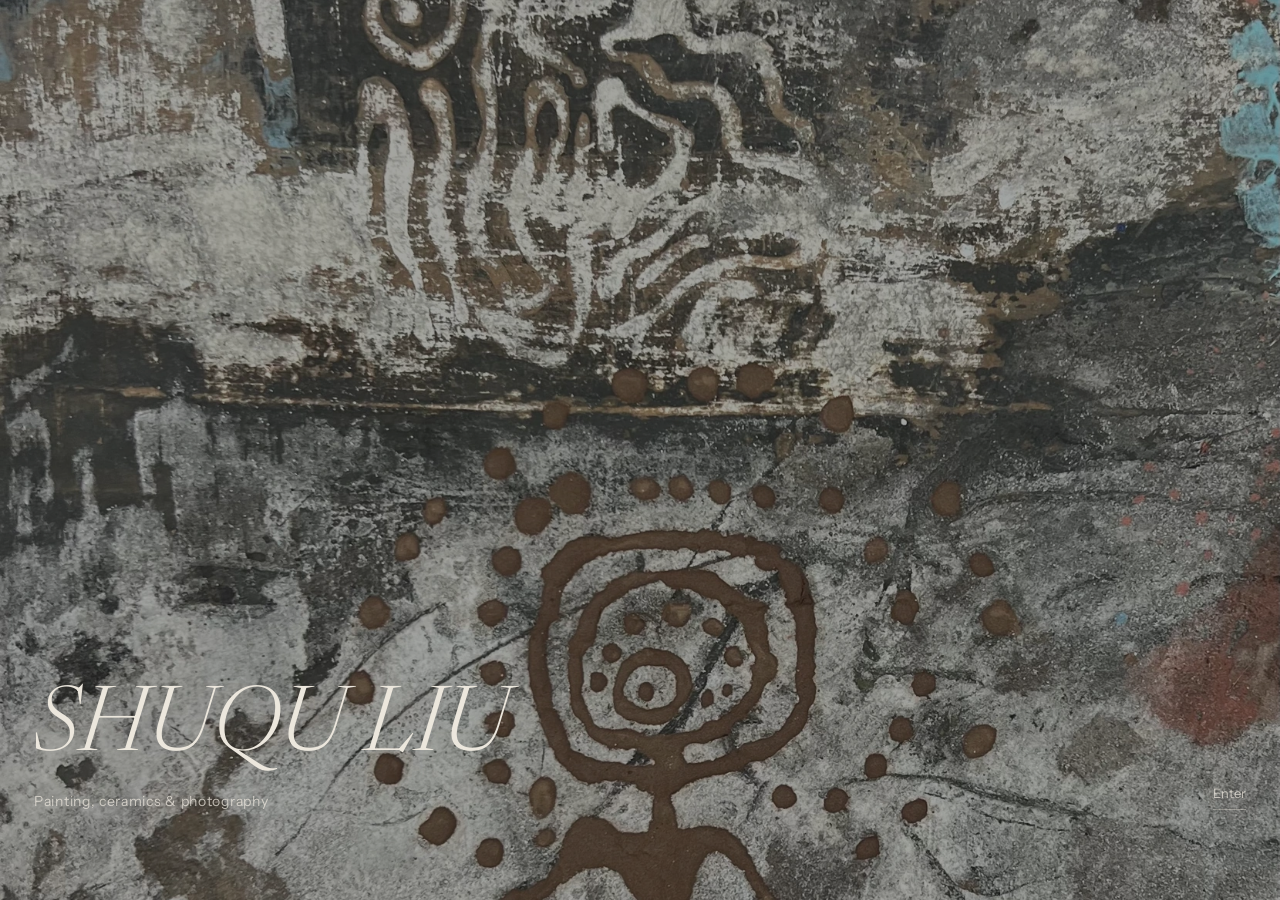
<file: index.html>
<!DOCTYPE html>
<html lang="en">
<head>
<meta charset="utf-8">
<meta name="viewport" content="width=device-width, initial-scale=1">
<title>SHUQU LIU — Selected Works</title>
<meta name="description" content="Selected works by SHUQU LIU. Painting, texture and the emotional experience of identity.">
<link rel="preconnect" href="https://fonts.googleapis.com">
<link rel="preconnect" href="https://fonts.gstatic.com" crossorigin>
<link href="https://fonts.googleapis.com/css2?family=Instrument+Sans:wght@400;500&family=Newsreader:ital,opsz,wght@0,6..72,300;0,6..72,400;1,6..72,300;1,6..72,400&display=swap" rel="stylesheet">
<link rel="stylesheet" href="style.css?v=cover-painting-3">
</head>
<body class="viewer">

<section class="cover" id="cover" hidden>
  <img id="cover-image" alt="" sizes="100vw">
  <div class="cover-text">
    <h1 data-site="name">SHUQU LIU</h1>
    <p data-site="tagline">Painting, ceramics & photography</p>
  </div>
  <button class="cover-enter" id="cover-enter" type="button">Enter</button>
</section>

<header class="bar bar-top">
  <a class="wordmark" href="index.html" data-site="name">SHUQU LIU</a>
  <div class="bar-right">
    <nav class="filters" id="filters-bar" aria-label="Filter works"></nav>
    <span class="bar-rule" aria-hidden="true"></span>
    <nav class="pages">
      <button id="index-toggle" type="button" aria-expanded="false" aria-controls="index-panel">Index</button>
      <a href="about.html">About & Contact</a>
    </nav>
  </div>
</header>

<main class="stage" id="stage">
  <figure class="plate" id="plate">
    <img id="work" alt="" sizes="(max-width: 680px) 92vw, (max-width: 1200px) 76vw, 64vw">
  </figure>
  <button class="edge edge-prev" id="prev" type="button" aria-label="Previous work"></button>
  <button class="edge edge-next" id="next" type="button" aria-label="Next work"></button>
</main>

<footer class="bar bar-bottom">
  <p class="caption" id="caption" aria-live="polite"></p>
  <p class="counter"><span id="n">1</span><span class="slash">/</span><span id="total">1</span></p>
</footer>

<div class="track" aria-hidden="true"><span id="track-fill"></span></div>

<section class="index" id="index-panel" hidden>
  <nav class="filters filters-in-index" id="filters-index" aria-label="Filter works"></nav>
  <div class="index-grid" id="index-grid"></div>
</section>

<script src="site.js?v=cover-painting-3"></script>
<script src="works.js?v=cover-painting-3"></script>
<script src="script.js?v=cover-painting-3"></script>
</body>
</html>
</file>
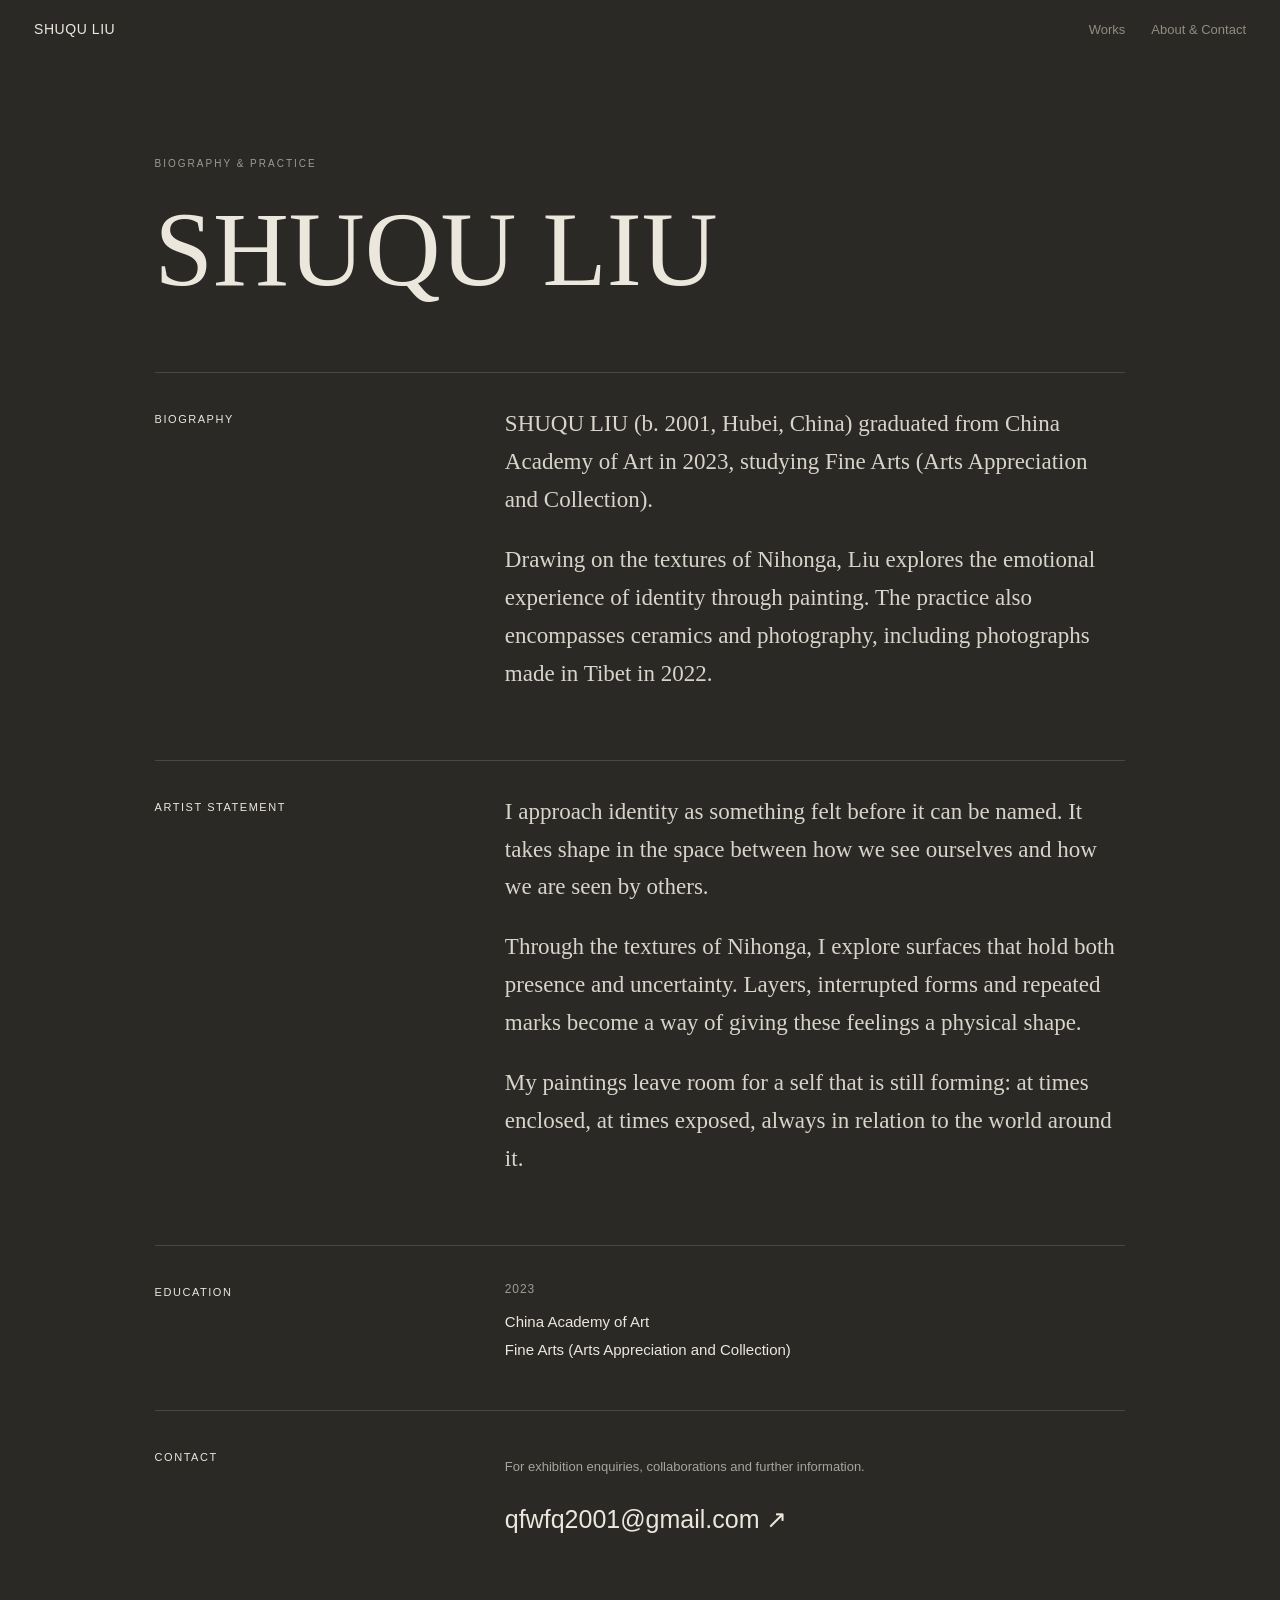
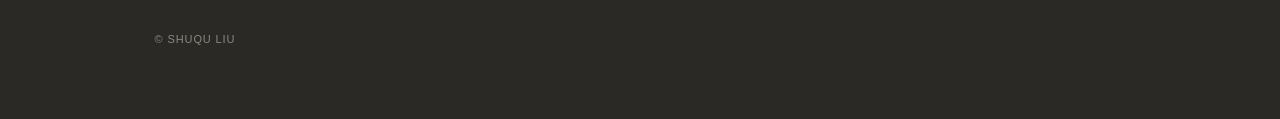
<file: about.html>
<!doctype html>
<html lang="en"><head><meta charset="utf-8"><meta name="viewport" content="width=device-width, initial-scale=1"><title>About — SHUQU LIU</title><meta name="description" content="SHUQU LIU, born 2001 in Hubei, China. Biography, artist statement and contact."><link rel="stylesheet" href="style.css?v=cover-painting-3"><style>
.profile{max-width:1150px;margin:0 auto;padding:145px 7vw 70px}.eyebrow{font-size:10px;letter-spacing:.2em;text-transform:uppercase;opacity:.6}.profile h1{font-family:Georgia,serif;font-size:clamp(48px,9vw,105px);font-weight:400;margin:25px 0 70px;line-height:1}.profile-section{display:grid;grid-template-columns:1fr 2fr;gap:40px;border-top:1px solid #ffffff25;padding:32px 0 45px}.profile h2{font-size:11px;letter-spacing:.14em;text-transform:uppercase;font-weight:400;margin:5px 0}.prose{max-width:620px;font-family:Georgia,serif;font-size:clamp(18px,2.2vw,23px);line-height:1.65;color:#d9d4ca}.prose p{margin:0 0 22px}.education{font-size:15px;line-height:1.9}.education span{display:block;opacity:.6;font-size:12px;letter-spacing:.07em;margin-bottom:7px}.mail{font-size:clamp(16px,2.7vw,25px);text-underline-offset:7px;overflow-wrap:anywhere}.contact-note{font-size:13px;opacity:.65;margin-bottom:20px}.profile footer{margin-top:45px;font-size:11px;opacity:.5;letter-spacing:.08em}@media(max-width:650px){.profile{padding-top:115px}.profile-section{grid-template-columns:1fr;gap:20px}.profile h1{margin-bottom:50px}}
</style></head><body><header class="bar bar-top"><a class="wordmark" href="index.html">SHUQU LIU</a><nav class="pages"><a href="index.html#1">Works</a><a href="about.html" aria-current="page">About & Contact</a></nav></header>
<main class="profile"><p class="eyebrow">Biography & practice</p><h1>SHUQU LIU</h1>
<section class="profile-section"><h2>Biography</h2><div class="prose"><p>SHUQU LIU (b. 2001, Hubei, China) graduated from China Academy of Art in 2023, studying Fine Arts (Arts Appreciation and Collection).</p><p>Drawing on the textures of Nihonga, Liu explores the emotional experience of identity through painting. The practice also encompasses ceramics and photography, including photographs made in Tibet in 2022.</p></div></section>
<section class="profile-section"><h2>Artist statement</h2><div class="prose"><p>I approach identity as something felt before it can be named. It takes shape in the space between how we see ourselves and how we are seen by others.</p><p>Through the textures of Nihonga, I explore surfaces that hold both presence and uncertainty. Layers, interrupted forms and repeated marks become a way of giving these feelings a physical shape.</p><p>My paintings leave room for a self that is still forming: at times enclosed, at times exposed, always in relation to the world around it.</p></div></section>
<section class="profile-section"><h2>Education</h2><div class="education"><span>2023</span>China Academy of Art<br>Fine Arts (Arts Appreciation and Collection)</div></section>
<section class="profile-section"><h2>Contact</h2><div><p class="contact-note">For exhibition enquiries, collaborations and further information.</p><a class="mail" href="mailto:qfwfq2001@gmail.com">qfwfq2001@gmail.com ↗</a></div></section>
<footer>© SHUQU LIU</footer></main></body></html>
</file>
<file: style.css>
/* ===========================================================
   Palette and scale. Change the look from here.
   =========================================================== */

:root {
  --field:    #2a2926;   /* dimmed gallery wall, not black */
  --recess:   #232220;   /* index overlay */
  --ink:      #ece7dd;   /* warm off-white, easier than #fff on dark */
  --muted:    #938c80;
  --hairline: rgba(236,231,221,.15);

  --bar:  60px;
  --edge: 34px;

  --sans:  "Instrument Sans", "Helvetica Neue", Helvetica, Arial, sans-serif;
  --title: "Newsreader", Georgia, serif;

  --ease: cubic-bezier(.22,.61,.36,1);
}

* { box-sizing: border-box; }

html, body {
  margin: 0;
  background: var(--field);
  color: var(--ink);
  font-family: var(--sans);
  font-size: 15px;
  line-height: 1.7;
  -webkit-font-smoothing: antialiased;
  text-rendering: optimizeLegibility;
}

a { color: inherit; text-decoration: none; }

:focus-visible {
  outline: 1px solid var(--ink);
  outline-offset: 4px;
}

::selection { background: rgba(236,231,221,.2); }

/* ---------- bars ---------- */

.bar {
  position: fixed;
  left: 0; right: 0;
  height: var(--bar);
  padding: 0 var(--edge);
  display: flex;
  align-items: center;
  justify-content: space-between;
  z-index: 40;
  pointer-events: none;
}
.bar > * { pointer-events: auto; }
.bar-top { top: 0; }
.bar-bottom { bottom: 0; }

.wordmark {
  font-size: 14px;
  letter-spacing: .04em;
  transition: opacity .3s var(--ease);
}
.wordmark:hover { opacity: .62; }

.bar nav {
  display: flex;
  gap: 26px;
  font-size: 13px;
  color: var(--muted);
}
.bar nav a, .bar nav button { transition: color .3s var(--ease); }
.bar nav a:hover, .bar nav button:hover { color: var(--ink); }
.bar nav button {
  font: inherit; color: inherit;
  background: none; border: 0; padding: 0;
  cursor: pointer;
}

.caption {
  margin: 0;
  font-size: 13px;
  color: var(--muted);
  white-space: nowrap;
  overflow: hidden;
  text-overflow: ellipsis;
  transition: opacity .4s var(--ease);
}
.caption.fading { opacity: 0; }
.caption em {
  font-family: var(--title);
  font-style: italic;
  font-size: 16px;
  font-weight: 400;
  color: var(--ink);
  margin-right: .5em;
}
.caption .note {
  color: rgba(147,140,128,.72);
  margin-left: .6em;
}

.counter {
  margin: 0;
  flex: none;
  padding-left: 24px;
  font-size: 13px;
  color: var(--muted);
  font-variant-numeric: tabular-nums;
}
.counter .slash { margin: 0 .45em; opacity: .5; }

/* ---------- stage ---------- */

.stage {
  position: relative;
  height: 100vh;
  height: 100svh;
  padding: calc(var(--bar) + 20px) var(--edge) calc(var(--bar) + 20px);
  display: flex;
  align-items: center;
  justify-content: center;
  overflow: hidden;
}

.plate {
  margin: 0;
  display: block;
  max-width: 100%;
  max-height: 100%;
  min-width: 0;
  min-height: 0;
  line-height: 0;
  will-change: transform;
  transition: transform 1.1s var(--ease);
}

.plate img {
  max-width: 100%;
  max-height: calc(100vh - (var(--bar) * 2) - 40px);
  max-height: calc(100svh - (var(--bar) * 2) - 40px);
  width: auto; height: auto;
  object-fit: contain;
  display: block;
  opacity: 0;
  transform: scale(.985);
  transition: opacity .7s var(--ease), transform 1.2s var(--ease);
  box-shadow: 0 0 0 1px rgba(236,231,221,.13), 0 34px 74px -30px rgba(0,0,0,.78);
}
.plate img.ready { opacity: 1; transform: scale(1); }

.edge {
  position: absolute;
  top: var(--bar); bottom: var(--bar);
  width: 46%;
  border: 0; background: none;
  cursor: pointer;
  z-index: 10;
}
.edge-prev { left: 0;  cursor: w-resize; }
.edge-next { right: 0; cursor: e-resize; }

/* thin progress rule along the bottom */
.track {
  position: fixed;
  left: 0; right: 0; bottom: 0;
  height: 1px;
  background: var(--hairline);
  z-index: 25;
}
.track span {
  display: block;
  height: 100%;
  width: 0;
  background: var(--ink);
  opacity: .62;
  transition: width .7s var(--ease);
}

/* ---------- category filters ---------- */

.bar-right {
  display: flex;
  align-items: center;
  gap: 22px;
}
.bar-rule {
  width: 1px;
  height: 14px;
  background: var(--hairline);
}

.filters {
  display: flex;
  gap: 20px;
  font-size: 13px;
}
.filters button {
  font: inherit;
  background: none;
  border: 0;
  padding: 0;
  cursor: pointer;
  color: var(--muted);
  transition: color .3s var(--ease);
}
.filters button:hover { color: var(--ink); }
.filters button[aria-pressed="true"] { color: var(--ink); }

.filters-in-index {
  justify-content: flex-start;
  margin: 0 0 34px;
  padding-bottom: 14px;
  border-bottom: 1px solid var(--hairline);
}

@media (max-width: 1000px) {
  #filters-bar, .bar-rule { display: none; }
  .bar-right { gap: 0; }
}

/* ---------- cover ---------- */

.cover {
  position: fixed;
  inset: 0;
  z-index: 60;
  background: var(--field);
  overflow: hidden;
  cursor: pointer;
}
.cover.leaving { pointer-events: none; }

.cover img {
  position: absolute;
  inset: 0;
  width: 100%;
  height: 100%;
  object-fit: cover;
  opacity: 0;
  transform: scale(1.04);
  transition: opacity 1.6s var(--ease), transform 9s linear;
}
.cover.lit img { opacity: .58; transform: scale(1); }
.cover.leaving img { opacity: 0; transition: opacity .9s var(--ease); }

.cover-text {
  position: absolute;
  left: var(--edge);
  bottom: calc(var(--bar) + 26px);
  opacity: 0;
  transform: translateY(10px);
  transition: opacity 1s var(--ease) .5s, transform 1s var(--ease) .5s;
}
.cover.lit .cover-text { opacity: 1; transform: none; }
.cover.leaving .cover-text { opacity: 0; transition: opacity .5s var(--ease); }

.cover h1 {
  font-family: var(--title);
  font-style: italic;
  font-weight: 300;
  font-size: clamp(38px, 7vw, 96px);
  line-height: 1;
  margin: 0;
  letter-spacing: -.005em;
}
.cover-text p {
  margin: 16px 0 0;
  font-size: 14px;
  letter-spacing: .05em;
  color: rgba(236,231,221,.74);
}

.cover-enter {
  position: absolute;
  right: var(--edge);
  bottom: calc(var(--bar) + 30px);
  font: inherit;
  font-size: 13px;
  color: rgba(236,231,221,.74);
  background: none;
  border: 0;
  border-bottom: 1px solid rgba(236,231,221,.34);
  padding: 0 0 5px;
  cursor: pointer;
  opacity: 0;
  transition: opacity 1s var(--ease) .9s, color .3s var(--ease), border-color .3s var(--ease);
}
.cover.lit .cover-enter { opacity: 1; }
.cover-enter:hover { color: var(--ink); border-bottom-color: var(--ink); }
.cover.leaving .cover-enter { opacity: 0; transition: opacity .4s var(--ease); }

@media (max-width: 680px) {
  .cover-text { bottom: calc(var(--bar) + 54px); }
  .cover-enter { left: var(--edge); right: auto; bottom: calc(var(--bar) + 16px); }
}

/* ---------- index ---------- */

.index {
  position: fixed;
  inset: 0;
  z-index: 30;
  background: var(--recess);
  overflow-y: auto;
  padding: calc(var(--bar) + 16px) var(--edge) 72px;
}
.index-grid {
  display: grid;
  grid-template-columns: repeat(auto-fill, minmax(220px, 1fr));
  gap: 42px 28px;
  align-items: end;
}
.index button {
  border: 0; background: none; padding: 0;
  cursor: pointer; text-align: left; font: inherit;
  display: block; width: 100%;
  opacity: .78;
  transition: opacity .4s var(--ease);
}
.index-grid:hover button { opacity: .42; }
.index-grid button:hover { opacity: 1; }
.index button img {
  width: 100%; height: auto; display: block;
  box-shadow: 0 0 0 1px rgba(236,231,221,.11);
}
.index .meta {
  display: block;
  margin-top: 11px;
  font-size: 12px;
  color: var(--muted);
  line-height: 1.6;
}
.index .meta em {
  font-family: var(--title);
  font-style: italic;
  font-size: 15px;
  color: var(--ink);
  margin-right: .4em;
}

/* ---------- about ---------- */

.reading { padding-bottom: 120px; }

.page {
  max-width: 46rem;
  margin: 0 auto;
  padding: calc(var(--bar) + 72px) var(--edge) 0;
}

.statement p {
  margin: 0 0 1.5em;
  max-width: 36em;
  font-size: 17px;
  line-height: 1.75;
}

/* ---------- about ---------- */

.reading { padding-bottom: 120px; }

.page {
  max-width: 46rem;
  margin: 0 auto;
  padding: calc(var(--bar) + 72px) var(--edge) 0;
}

.statement p {
  margin: 0 0 1.5em;
  max-width: 36em;
  font-size: 17px;
  line-height: 1.75;
}

/* ---------- texts ---------- */

.texts { max-width: 40rem; }

.text { margin: 0 0 104px; }
.text:last-child { margin-bottom: 0; }

.text header { margin-bottom: 32px; }

.text h2 {
  font-family: var(--title);
  font-style: normal;
  font-weight: 300;
  font-size: clamp(26px, 3.4vw, 36px);
  line-height: 1.2;
  margin: 0;
  padding: 0;
  border: 0;
}
.text .dateline {
  margin: 10px 0 0;
  font-size: 13px;
  color: var(--muted);
  font-variant-numeric: tabular-nums;
}

.text p {
  font-family: var(--title);
  font-weight: 300;
  font-size: 19px;
  line-height: 1.78;
  margin: 0 0 1.35em;
  max-width: 33em;
}
.text .lede {
  font-size: 22px;
  line-height: 1.62;
  color: var(--ink);
}
.text .dateline { font-family: var(--sans); }

.text blockquote {
  font-family: var(--title);
  font-style: italic;
  font-size: 21px;
  line-height: 1.6;
  color: var(--muted);
  margin: 2em 0 2em 1.6em;
  max-width: 26em;
}

.text code {
  font-family: var(--font-mono, ui-monospace, "SF Mono", Menlo, monospace);
  font-size: .82em;
  color: var(--muted);
}

.cv { margin-top: 88px; }
.contact { margin-top: 88px; }

.page h2 {
  font-family: var(--title);
  font-style: italic;
  font-weight: 400;
  font-size: 19px;
  margin: 0 0 26px;
  padding-bottom: 12px;
  border-bottom: 1px solid var(--hairline);
}
.page h3 {
  font-size: 13px;
  font-weight: 400;
  color: var(--muted);
  margin: 36px 0 10px;
}

.page dl {
  margin: 0;
  display: grid;
  grid-template-columns: 4.5rem 1fr;
  gap: 5px 20px;
  font-size: 15px;
}
.page dt { color: var(--muted); font-variant-numeric: tabular-nums; }
.page dd { margin: 0; }

.contact p { margin: 0 0 8px; }
.contact a {
  border-bottom: 1px solid var(--hairline);
  transition: border-color .3s var(--ease);
}
.contact a:hover { border-bottom-color: var(--ink); }
.fine {
  margin-top: 32px !important;
  font-size: 13px;
  color: var(--muted);
}

/* ---------- texts ---------- */

.texts { max-width: 40rem; }

.texts .text { margin: 0 0 104px; }
.texts .text:last-child { margin-bottom: 0; }

.texts .text header { margin-bottom: 30px; }

.texts .text h2 {
  font-family: var(--title);
  font-style: normal;
  font-weight: 300;
  font-size: clamp(30px, 3.8vw, 42px);
  line-height: 1.18;
  letter-spacing: -.01em;
  margin: 0;
  padding: 0;
  border: 0;
}
.texts .text .dateline {
  font-family: var(--sans);
  margin: 12px 0 0;
  font-size: 13px;
  color: var(--muted);
  font-variant-numeric: tabular-nums;
}

.texts .text p {
  font-family: var(--title);
  font-weight: 300;
  font-size: 19px;
  line-height: 1.78;
  margin: 0 0 1.35em;
  max-width: 33em;
}
.texts .text .lede {
  font-size: 22px;
  line-height: 1.62;
}

.texts .text blockquote {
  font-family: var(--title);
  font-style: italic;
  font-weight: 300;
  font-size: 21px;
  line-height: 1.6;
  color: var(--muted);
  margin: 2em 0 2em 1.6em;
  max-width: 26em;
}

.texts .text code {
  font-family: ui-monospace, "SF Mono", Menlo, monospace;
  font-size: .82em;
  color: var(--muted);
}

/* ---------- small screens ---------- */

@media (max-width: 680px) {
  :root { --edge: 20px; --bar: 52px; }
  body { font-size: 14px; }
  .bar nav { gap: 18px; font-size: 12px; }
  .caption { font-size: 12px; }
  .caption em { font-size: 15px; }
  .caption .note { display: none; }
  .counter { font-size: 12px; padding-left: 14px; }
  .index-grid { grid-template-columns: repeat(auto-fill, minmax(140px, 1fr)); gap: 30px 16px; }
  .index-grid:hover button { opacity: .78; }
  .statement p { font-size: 16px; }
  .texts .text p { font-size: 17px; }
  .texts .text .lede { font-size: 19px; }
  .texts .text blockquote { font-size: 18px; margin-left: 0; }
  .texts .text { margin-bottom: 72px; }
  .filters-in-index { gap: 18px; margin-bottom: 26px; }
  .page { padding-top: calc(var(--bar) + 44px); }
  .page dl { grid-template-columns: 3.6rem 1fr; }
}

@media (prefers-reduced-motion: reduce) {
  .plate, .plate img, .track span, .caption { transition: none; }
}

@media print {
  .bar, .edge, .index, .track { display: none; }
  .stage { height: auto; padding: 0; }
  .plate img { box-shadow: none; }
}

:focus-visible{outline:2px solid #ece7dd;outline-offset:6px}.edge:focus-visible{outline-offset:-12px}@media(prefers-reduced-motion:reduce){*,*::before,*::after{animation:none!important;transition:none!important;scroll-behavior:auto!important}}

/* Persistent collection navigation and unpublished collection states. */
#filters-bar{display:flex}
.collection-empty{text-align:center;padding:40px 24px;max-width:560px;margin:auto}
.collection-empty h1{font-family:Georgia,serif;font-weight:400;font-size:clamp(36px,6vw,68px);margin:0 0 24px}
.collection-empty p,.index-empty{font-size:14px;line-height:1.8;color:var(--muted)}
.index-empty{grid-column:1/-1}
[hidden]{display:none!important}
@media(max-width:1000px){.bar-top{height:110px;align-items:flex-start;padding-top:20px}.bar-right{gap:16px}#filters-bar{position:absolute;right:var(--gutter,24px);top:65px;gap:20px}.stage{padding-top:110px}.bar-rule{display:none}}
@media(max-width:680px){#filters-bar{right:20px;left:20px;justify-content:flex-end;font-size:12px;gap:18px}}

.cover img{object-position:50% 50%}
@media(max-width:680px){.cover img{object-position:48% 50%}}
</file>
